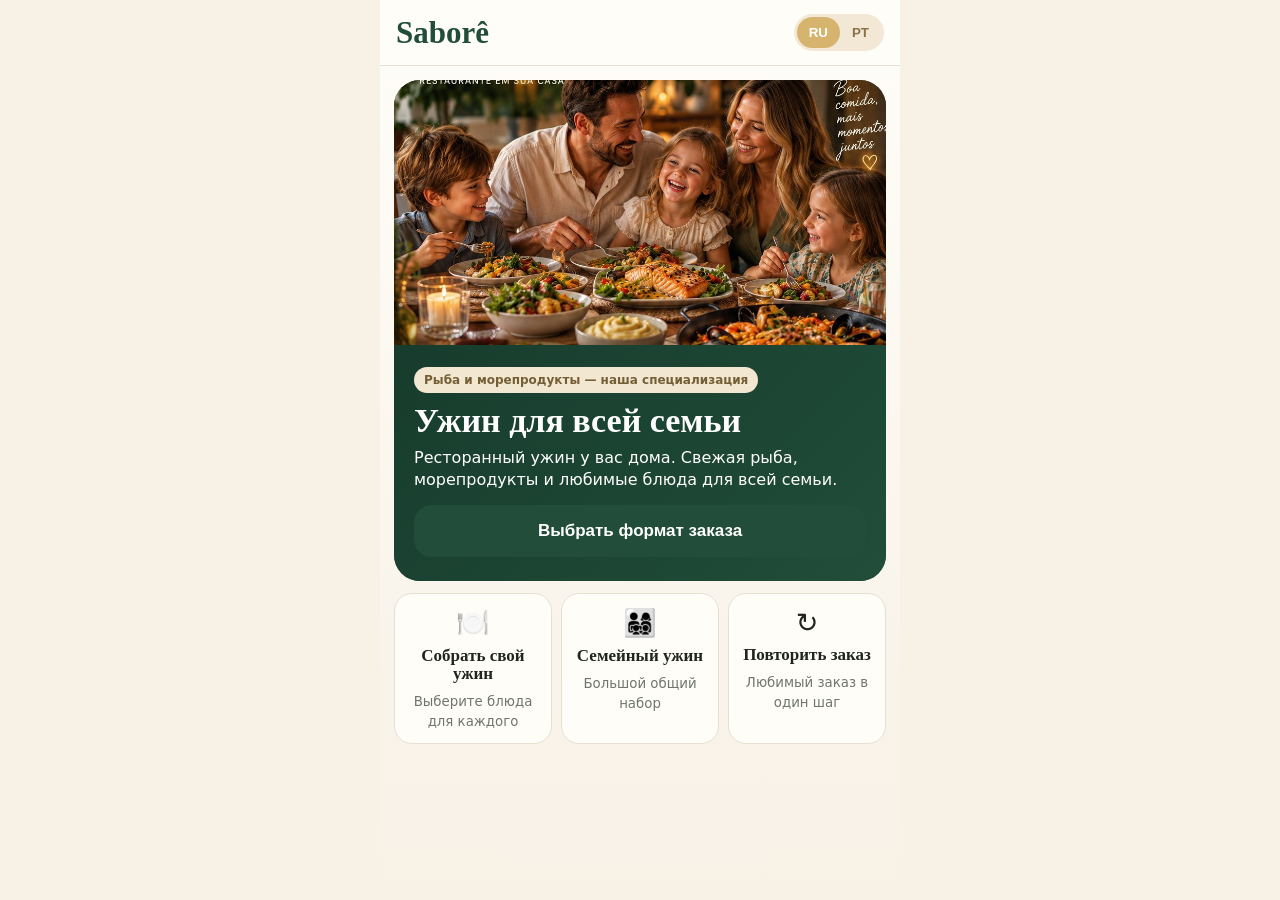
<file: index.html>
<!doctype html><html lang="ru"><head><meta charset="utf-8"><meta name="viewport" content="width=device-width,initial-scale=1,viewport-fit=cover"><title>Saborê</title><script src="https://telegram.org/js/telegram-web-app.js"></script><style>
:root{--g:#214d3a;--g2:#173b2c;--c:#f7f1e6;--gold:#d7b46e;--t:#20251f;--m:#70756f;--card:#fffdf8;--line:#e8dfd1}*{box-sizing:border-box}body{margin:0;background:var(--c);font-family:Inter,system-ui,-apple-system,Segoe UI,Roboto,sans-serif;color:var(--t)}.app{max-width:520px;margin:auto;min-height:100vh;background:linear-gradient(#fffdf8,var(--c))}.top{position:sticky;top:0;z-index:10;display:flex;justify-content:space-between;align-items:center;padding:14px 16px;background:#fffdf8ee;border-bottom:1px solid var(--line);backdrop-filter:blur(10px)}.brand{font:700 31px Georgia,serif;color:var(--g)}.lang{background:#f2e8d5;border-radius:30px;padding:3px}.lang button{border:0;background:transparent;padding:8px 12px;border-radius:22px;font-weight:800;color:#8a7042}.lang button.on{background:var(--gold);color:#fff}main{padding:14px 14px 110px}.screen{display:none}.screen.on{display:block}.hero{border-radius:26px;overflow:hidden;background:#213d2f}.hero img{width:100%;height:265px;object-fit:cover;object-position:center center;display:block}.hero:after{display:none}.heroCopy{position:static;color:white;background:linear-gradient(135deg,#173c2d,#214d3a);padding:22px 20px 24px}.hero h1{font-family:Georgia,serif;font-size:34px;line-height:1.05;margin:0 0 8px}.hero p{margin:0 0 14px;line-height:1.4}.pill{display:inline-block;background:#f2e7d0;color:#745e35;padding:6px 10px;border-radius:99px;font-size:12px;font-weight:800;margin-bottom:10px}.cta{width:100%;border:0;background:var(--g);color:#fff;border-radius:18px;padding:16px;font-size:17px;font-weight:800}.modes{display:grid;grid-template-columns:repeat(3,1fr);gap:9px;margin-top:12px}.mode{background:var(--card);border:1px solid var(--line);border-radius:18px;padding:13px 9px;text-align:center;min-height:145px}.mode .ico{font-size:27px}.mode b{display:block;font:700 17px/1.05 Georgia,serif;margin:8px 0}.mode small{color:var(--m);line-height:1.25}.back{border:0;background:none;color:var(--g);font-size:32px;padding:0}.title{font:700 31px Georgia,serif;color:var(--g);margin:6px 0}.sub{color:var(--m);margin:0 0 18px}.counter{display:flex;justify-content:space-between;align-items:center;padding:16px;background:var(--card);border:1px solid var(--line);border-radius:18px;margin-bottom:12px}.step{display:flex;align-items:center;gap:12px}.round{width:36px;height:36px;border:0;border-radius:50%;font-size:22px;background:var(--g);color:white}.round.gray{background:#eee7dc;color:var(--g)}.notice{padding:14px;background:#efe8d8;border-radius:16px;color:#646252}.progress{display:flex;gap:6px;margin:4px 0 16px}.progress i{height:6px;flex:1;border-radius:10px;background:#e6dccb}.progress i.on{background:var(--g)}.person{font-weight:800;color:#735d34;margin-bottom:8px}.grid{display:grid;grid-template-columns:1fr;gap:13px}.grid.two{grid-template-columns:1fr 1fr}.card{background:var(--card);border:1px solid var(--line);border-radius:20px;overflow:hidden;position:relative}.card.sel{outline:3px solid var(--gold)}.card img{width:100%;height:200px;object-fit:cover;display:block}.grid.two .card img{height:150px}.card .b{padding:12px}.card h3{margin:0 0 4px;font-size:18px}.card p{margin:0;color:var(--m);font-size:13px;line-height:1.35}.plus{position:absolute;right:10px;top:10px;width:38px;height:38px;border:0;border-radius:50%;background:var(--g);color:white;font-size:24px}.summary,.delivery,.pay{background:var(--card);border:1px solid var(--line);border-radius:18px;padding:14px;margin-bottom:10px}.summaryRow{display:flex;align-items:center;gap:12px}.summaryRow img{width:68px;height:68px;border-radius:14px;object-fit:cover}.delivery,.pay{display:flex;align-items:center;gap:12px;font-weight:800}.pay{justify-content:space-between}.bottom{position:fixed;left:50%;transform:translateX(-50%);bottom:0;width:min(520px,100%);padding:11px 14px calc(11px + env(safe-area-inset-bottom));background:#f7f1e6f5;border-top:1px solid var(--line);z-index:20}.hide{display:none!important}input,textarea{width:100%;border:1px solid var(--line);background:white;border-radius:15px;padding:14px;font:inherit;margin-top:9px}.success{text-align:center;padding:35px 12px}.check{width:88px;height:88px;border-radius:50%;background:#4da967;color:#fff;display:grid;place-items:center;font-size:52px;margin:20px auto}
</style></head><body><div class="app"><header class="top"><div class="brand">Saborê</div><div class="lang"><button id="ru" class="on">RU</button><button id="pt">PT</button></div></header><main>
<section id="home" class="screen on"><div class="hero"><img src="hero.jpg?v=5"><div class="heroCopy"><div class="pill" data-k="special">Рыба и морепродукты — наша специализация</div><h1 data-k="hero">Ужин для всей семьи</h1><p data-k="herosub">Ресторанный ужин у вас дома. Свежая рыба, морепродукты и любимые блюда для всей семьи.</p><button class="cta" onclick="go('people')" data-k="format">Выбрать формат заказа</button></div></div><div class="modes"><div class="mode" onclick="go('people')"><div class="ico">🍽️</div><b data-k="build">Собрать свой ужин</b><small data-k="buildsub">Выберите блюда для каждого</small></div><div class="mode" onclick="go('family')"><div class="ico">👨‍👩‍👧‍👦</div><b data-k="family">Семейный ужин</b><small data-k="familysub">Большой общий набор</small></div><div class="mode" onclick="alert(tr('repeatsoon'))"><div class="ico">↻</div><b data-k="repeat">Повторить заказ</b><small data-k="repeatsub">Любимый заказ в один шаг</small></div></div></section>
<section id="people" class="screen"><button class="back" onclick="go('home')">‹</button><h2 class="title" data-k="whom">Для кого собираем ужин?</h2><p class="sub" data-k="whomsub">Укажите количество взрослых и детей.</p><div class="counter"><b>👤 <span data-k="adults">Взрослые</span></b><div class="step"><button class="round gray" onclick="adj('a',-1)">−</button><strong id="an">2</strong><button class="round" onclick="adj('a',1)">+</button></div></div><div class="counter"><b>🧒 <span data-k="kids">Дети</span></b><div class="step"><button class="round gray" onclick="adj('k',-1)">−</button><strong id="kn">0</strong><button class="round" onclick="adj('k',1)">+</button></div></div><div class="notice" data-k="kidnotice">Для детей откроется отдельное упрощённое меню.</div></section>
<section id="mains" class="screen"><button class="back" onclick="go('people')">‹</button><div class="progress"><i class="on"></i><i></i><i></i></div><div class="person" id="plabel"></div><h2 class="title" data-k="main">Выберите основное</h2><div id="maingrid" class="grid"></div></section>
<section id="kidsmenu" class="screen"><button class="back" onclick="go('people')">‹</button><div class="progress"><i class="on"></i><i></i><i></i></div><div class="person" id="klabel"></div><h2 class="title" data-k="kidmenu">Детское меню</h2><p class="sub" data-k="kidmenusub">Простые и понятные блюда для ребёнка.</p><div id="kidgrid" class="grid"></div></section>
<section id="sides" class="screen"><button class="back" onclick="go('mains')">‹</button><div class="progress"><i class="on"></i><i class="on"></i><i></i></div><h2 class="title" data-k="side">Выберите гарнир</h2><div id="sidegrid" class="grid two"></div></section>
<section id="salads" class="screen"><button class="back" onclick="go('sides')">‹</button><div class="progress"><i class="on"></i><i class="on"></i><i class="on"></i></div><h2 class="title" data-k="salad">Добавить салат?</h2><div id="saladgrid" class="grid"></div></section>
<section id="cart" class="screen"><button class="back" onclick="go('salads')">‹</button><h2 class="title" data-k="order">Ваш заказ</h2><div id="cartlist"></div><div class="summary" style="display:flex;justify-content:space-between"><b data-k="total">Итого</b><b>R$ 0,00</b></div></section>
<section id="delivery" class="screen"><button class="back" onclick="go('cart')">‹</button><h2 class="title" data-k="where">Куда доставить?</h2><div class="delivery" onclick="geo()">📍 <span data-k="location">Моё местоположение</span></div><div class="delivery" onclick="alert(tr('maplater'))">🗺️ <span data-k="map">Выбрать на карте</span></div><div class="delivery">⌨️ <span data-k="manual">Ввести адрес</span></div><input id="addr" placeholder="Улица, дом, квартира"><textarea id="comment" rows="4" placeholder="Комментарий для курьера"></textarea></section>
<section id="payment" class="screen"><button class="back" onclick="go('delivery')">‹</button><h2 class="title" data-k="payment">Способ оплаты</h2><div class="pay" onclick="pay(this,'PIX')"><b>PIX</b><span>○</span></div><div class="pay" onclick="pay(this,'Card')"><b data-k="card">Карта</b><span>○</span></div><div class="pay" onclick="pay(this,'Cash')"><b data-k="cash">Наличные</b><span>○</span></div></section>
<section id="family" class="screen"><button class="back" onclick="go('home')">‹</button><h2 class="title" data-k="family">Семейный ужин</h2><p class="sub" data-k="familysize">Выберите размер семьи</p><div class="notice" data-k="familysetsub">Один общий набор на всю семью</div><div class="grid two"><div class="mode" onclick="startFam(2)"><b>2</b><small data-k="people">человека</small></div><div class="mode" onclick="startFam(4)"><b>3–4</b><small data-k="people">человека</small></div><div class="mode" onclick="startFam(6)"><b>5–6</b><small data-k="people">человек</small></div><div class="mode" onclick="startFam(8)"><b>7+</b><small data-k="people">человек</small></div></div></section>
<section id="success" class="screen"><div class="success"><div class="check">✓</div><h2 class="title" data-k="accepted">Заказ принят!</h2><p class="sub" data-k="acceptedsub">Спасибо! Мы уже получили ваш заказ.</p><div class="summary"><b data-k="ordernum">Номер заказа</b><br>#1287<br><br><b data-k="status">Статус</b><br><span data-k="processing">В обработке</span></div><button class="cta" onclick="go('home')" data-k="home">Вернуться на главную</button></div></section>
</main><div class="bottom" id="bottom"><button class="cta" id="nextbtn" onclick="next()" data-k="continue">Продолжить</button></div></div>
<script>
const tg=window.Telegram?.WebApp;if(tg){tg.ready();tg.expand()}let L='ru',A=2,K=0,idx=0,S=[],PM='',MODE='individual',FS=0;const T={ru:{special:'Рыба и морепродукты — наша специализация',hero:'Ужин для всей семьи',herosub:'Ресторанный ужин у вас дома. Свежая рыба, морепродукты и любимые блюда для всей семьи.',format:'Выбрать формат заказа',build:'Собрать свой ужин',buildsub:'Выберите блюда для каждого',family:'Семейный ужин',familysub:'Большой общий набор',repeat:'Повторить заказ',repeatsub:'Любимый заказ в один шаг',repeatsoon:'Повтор заказа подключим после запуска истории заказов.',whom:'Для кого собираем ужин?',whomsub:'Укажите количество взрослых и детей.',adults:'Взрослые',kids:'Дети',kidnotice:'Для детей откроется отдельное упрощённое меню.',main:'Выберите основное',kidmenu:'Детское меню',kidmenusub:'Простые и понятные блюда для ребёнка.',side:'Выберите гарнир',salad:'Добавить салат?',order:'Ваш заказ',total:'Итого',where:'Куда доставить?',location:'Моё местоположение',map:'Выбрать на карте',manual:'Ввести адрес',payment:'Способ оплаты',card:'Карта',cash:'Наличные',accepted:'Заказ принят!',acceptedsub:'Спасибо! Мы уже получили ваш заказ.',ordernum:'Номер заказа',status:'Статус',processing:'В обработке',home:'Вернуться на главную',continue:'Продолжить',familysize:'Выберите размер семьи',people:'человек',familyset:'Семейный набор',familysetsub:'Один общий набор на всю семью',noside:'Гарнир не требуется',maplater:'Google-карту подключим на техническом этапе.',adult:'Взрослый',child:'Ребёнок'},pt:{special:'Peixes e frutos do mar são nossa especialidade',hero:'Jantar para toda a família',herosub:'Experiência de restaurante na sua casa. Peixes, frutos do mar e pratos para toda a família.',format:'Escolher formato do pedido',build:'Monte seu jantar',buildsub:'Escolha os pratos de cada pessoa',family:'Jantar em família',familysub:'Uma porção grande para todos',repeat:'Repetir pedido',repeatsub:'Seu pedido favorito em um toque',repeatsoon:'A repetição será ativada com o histórico de pedidos.',whom:'Para quem vamos montar o jantar?',whomsub:'Informe o número de adultos e crianças.',adults:'Adultos',kids:'Crianças',kidnotice:'Para crianças abriremos um menu simplificado.',main:'Escolha o prato principal',kidmenu:'Menu infantil',kidmenusub:'Pratos simples e gostosos para crianças.',side:'Escolha o acompanhamento',salad:'Adicionar salada?',order:'Seu pedido',total:'Total',where:'Onde entregar?',location:'Minha localização',map:'Escolher no mapa',manual:'Digitar endereço',payment:'Forma de pagamento',card:'Cartão',cash:'Dinheiro',accepted:'Pedido recebido!',acceptedsub:'Obrigado! Já recebemos o seu pedido.',ordernum:'Número do pedido',status:'Status',processing:'Em processamento',home:'Voltar ao início',continue:'Continuar',familysize:'Escolha o tamanho da família',people:'pessoas',familyset:'Kit família',familysetsub:'Um único conjunto para toda a família',noside:'Não precisa de acompanhamento',maplater:'O Google Maps será conectado na etapa técnica.',adult:'Adulto',child:'Criança'}};const M=[['salmon','Сёмга в соусе маракуйя','Salmão ao molho de maracujá','salmon.jpg?v=5','Нежное филе с кисло-сладким соусом маракуйя.','Filé macio com molho agridoce de maracujá.'],['lasagna','Лазанья с креветками','Lasanha de camarão','lasagna.jpg?v=5','Сливочная лазанья с креветками и сырной корочкой.','Lasanha cremosa de camarão com queijo gratinado.'],['paella','Паэлья с морепродуктами','Paella de frutos do mar','paella.jpg?v=5','Ароматный рис с креветками, мидиями и морепродуктами.','Arroz aromático com camarões, mexilhões e frutos do mar.'],['pumpkin','Креветки в тыкве','Camarão na moranga','pumpkin.jpg?v=5','Креветки в нежном сливочном соусе.','Camarões em molho cremoso servidos na moranga.'],['mignon','Филе-миньон','Filé mignon','mignon.jpg?v=5','Сочное и нежное говяжье филе.','Filé bovino macio e suculento.'],['chicken','Куриная грудка на гриле','Peito de frango grelhado','chicken.jpg?v=5','Нежное куриное филе с золотистой корочкой.','Filé de frango grelhado e dourado.'],['merluza','Филе мерлузы','Filé de merluza','merluza.jpg?v=5','Нежное филе белой рыбы.','Filé de peixe branco, leve e macio.']].map(x=>({id:x[0],ru:x[1],pt:x[2],img:x[3],dru:x[4],dpt:x[5]}));const KM=[M[5],M[6],M[1]],SD=[['rice','Белый рис','Arroz branco','rice.jpg?v=5'],['spaghetti','Спагетти','Espaguete','spaghetti.jpg?v=5'],['puree','Картофельное пюре','Purê de batata','puree.jpg?v=5'],['potato','Картофельные дольки','Batatas douradas com ervas','potatoes.jpg?v=5']].map(x=>({id:x[0],ru:x[1],pt:x[2],img:x[3]})),SA=[['none','Без салата','Sem salada','salad_veg.jpg?v=5'],['veg','Свежий овощной салат','Salada fresca de legumes','salad_veg.jpg?v=5'],['palmito','Салат с пальмито','Salada de palmito','salad_palmito.jpg?v=5']].map(x=>({id:x[0],ru:x[1],pt:x[2],img:x[3]}));function tr(k){return T[L][k]||k}function setL(l){L=l;ru.classList.toggle('on',l==='ru');pt.classList.toggle('on',l==='pt');document.querySelectorAll('[data-k]').forEach(e=>e.textContent=tr(e.dataset.k));render()}ru.onclick=()=>setL('ru');pt.onclick=()=>setL('pt');function go(id){document.querySelectorAll('.screen').forEach(s=>s.classList.remove('on'));document.getElementById(id).classList.add('on');bottom.classList.toggle('hide',!['people','mains','kidsmenu','sides','salads','cart','delivery','payment','family'].includes(id));nextbtn.textContent=id==='cart'?(L==='ru'?'Перейти к доставке':'Ir para entrega'):tr('continue');scrollTo(0,0)}function adj(t,d){if(t==='a')A=Math.max(0,Math.min(10,A+d));else K=Math.max(0,Math.min(10,K+d));an.textContent=A;kn.textContent=K}function kid(){return MODE==='individual'&&idx>=A}function cur(){let i=MODE==='family'?0:idx;if(!S[i])S[i]={main:null,side:null,salad:null};return S[i]}function cards(list,el,kind){el.innerHTML=list.map(x=>{let ns=kind==='main'&&(x.id==='paella'||x.id==='lasagna');return `<div class="card ${cur()[kind]===x.id?'sel':''}" onclick="pick('${kind}','${x.id}')"><img src="${x.img}"><button class="plus">+</button><div class="b"><h3>${x[L]}</h3>${x['d'+L]?`<p>${x['d'+L]}</p>`:''}${ns?`<p style="margin-top:6px;font-weight:800;color:var(--green)">${tr('noside')}</p>`:''}</div></div>`}).join('')}function render(){plabel.textContent=MODE==='family'?tr('familyset'):`${kid()?tr('child'):tr('adult')} ${kid()?idx-A+1:idx+1}`;klabel.textContent=plabel.textContent;cards(M,maingrid,'main');cards(KM,kidgrid,'main');cards(SD,sidegrid,'side');cards(SA,saladgrid,'salad');if(MODE==='family'){let s=S[0]||{},m=M.find(x=>x.id===s.main),d=SD.find(x=>x.id===s.side),a=SA.find(x=>x.id===s.salad);cartlist.innerHTML=m?`<div class="summary"><b>${tr('familyset')} · ${FS===8?'7+':FS}</b><div class="summaryRow"><img src="${m.img}"><div>${m[L]}<br><span style="color:#777">${d?d[L]:''}${a?' · '+a[L]:''}</span></div></div></div>`:''}else{cartlist.innerHTML=S.map((s,i)=>{let m=M.find(x=>x.id===s.main),d=SD.find(x=>x.id===s.side),a=SA.find(x=>x.id===s.salad);if(!m)return'';return `<div class="summary"><b>${i<A?tr('adult'):tr('child')} ${i<A?i+1:i-A+1}</b><div class="summaryRow"><img src="${m.img}"><div>${m[L]}<br><span style="color:#777">${d?d[L]:''}${a?' · '+a[L]:''}</span></div></div></div>`}).join('')}}function pick(k,id){cur()[k]=id;render();if(k==='main'){if(id==='paella'||id==='lasagna'){cur().side=null;go('salads')}else go('sides')}else if(k==='side')go('salads');else advance()}function advance(){if(MODE==='family'){go('cart');render();return}let total=A+K;if(idx<total-1){idx++;go(kid()?'kidsmenu':'mains');render()}else{go('cart');render()}}function next(){let id=document.querySelector('.screen.on').id;if(id==='people'){MODE='individual';FS=0;idx=0;S=[];if(A+K===0)return;go(kid()?'kidsmenu':'mains');render()}else if(id==='mains'||id==='kidsmenu'){if(cur().main)go('sides')}else if(id==='sides'){if(cur().side)go('salads')}else if(id==='salads'){if(cur().salad)advance()}else if(id==='cart')go('delivery');else if(id==='delivery')go('payment');else if(id==='payment')submit();else if(id==='family')return}function pay(el,v){PM=v;document.querySelectorAll('.pay').forEach(x=>x.style.outline='none');el.style.outline='3px solid var(--gold)'}function submit(){let data={mode:MODE,familySize:FS,adults:A,kids:K,selections:S,address:addr.value,comment:comment.value,payment:PM};try{tg?.sendData(JSON.stringify(data))}catch(e){}go('success')}function geo(){navigator.geolocation?.getCurrentPosition(p=>addr.value=`${p.coords.latitude.toFixed(6)}, ${p.coords.longitude.toFixed(6)}`)}function startFam(n){MODE='family';FS=n;A=0;K=0;idx=0;S=[{main:null,side:null,salad:null}];go('mains');render()}setL('ru');go('home');
</script></body></html>
</file>
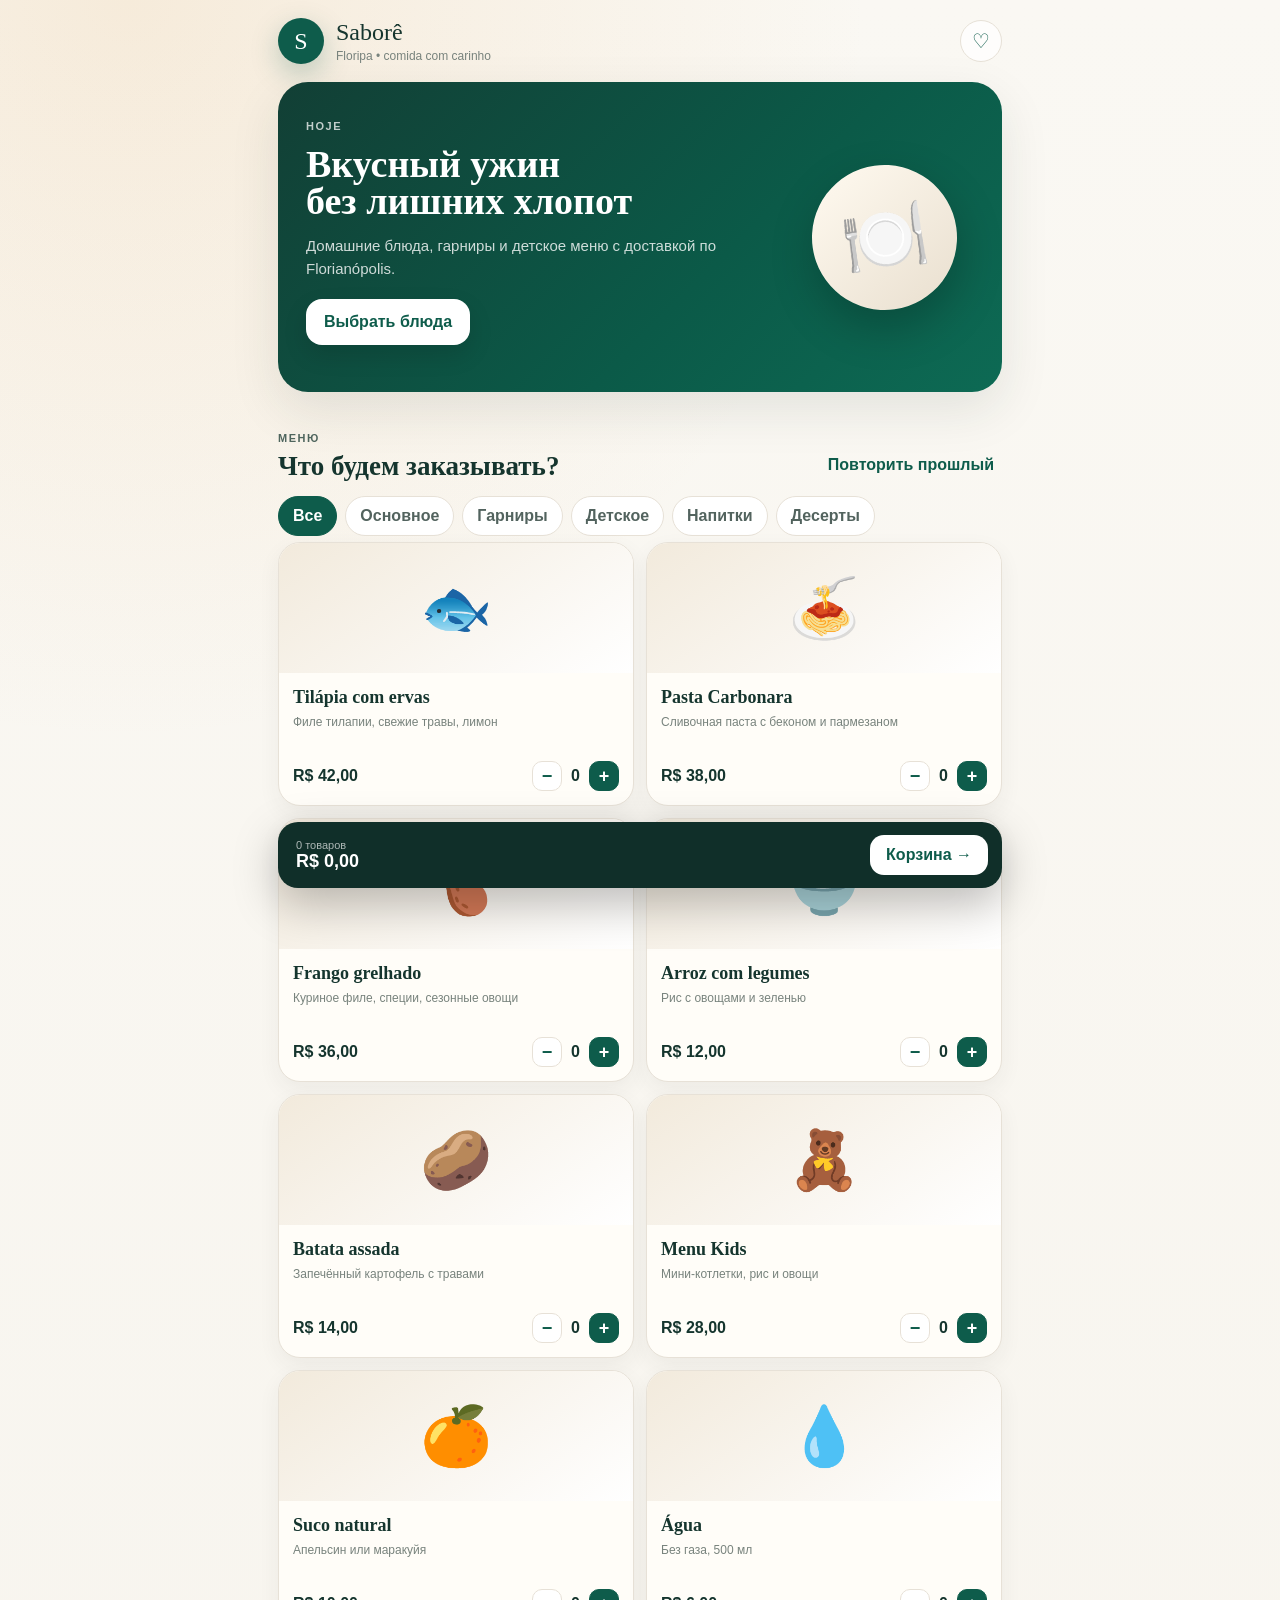
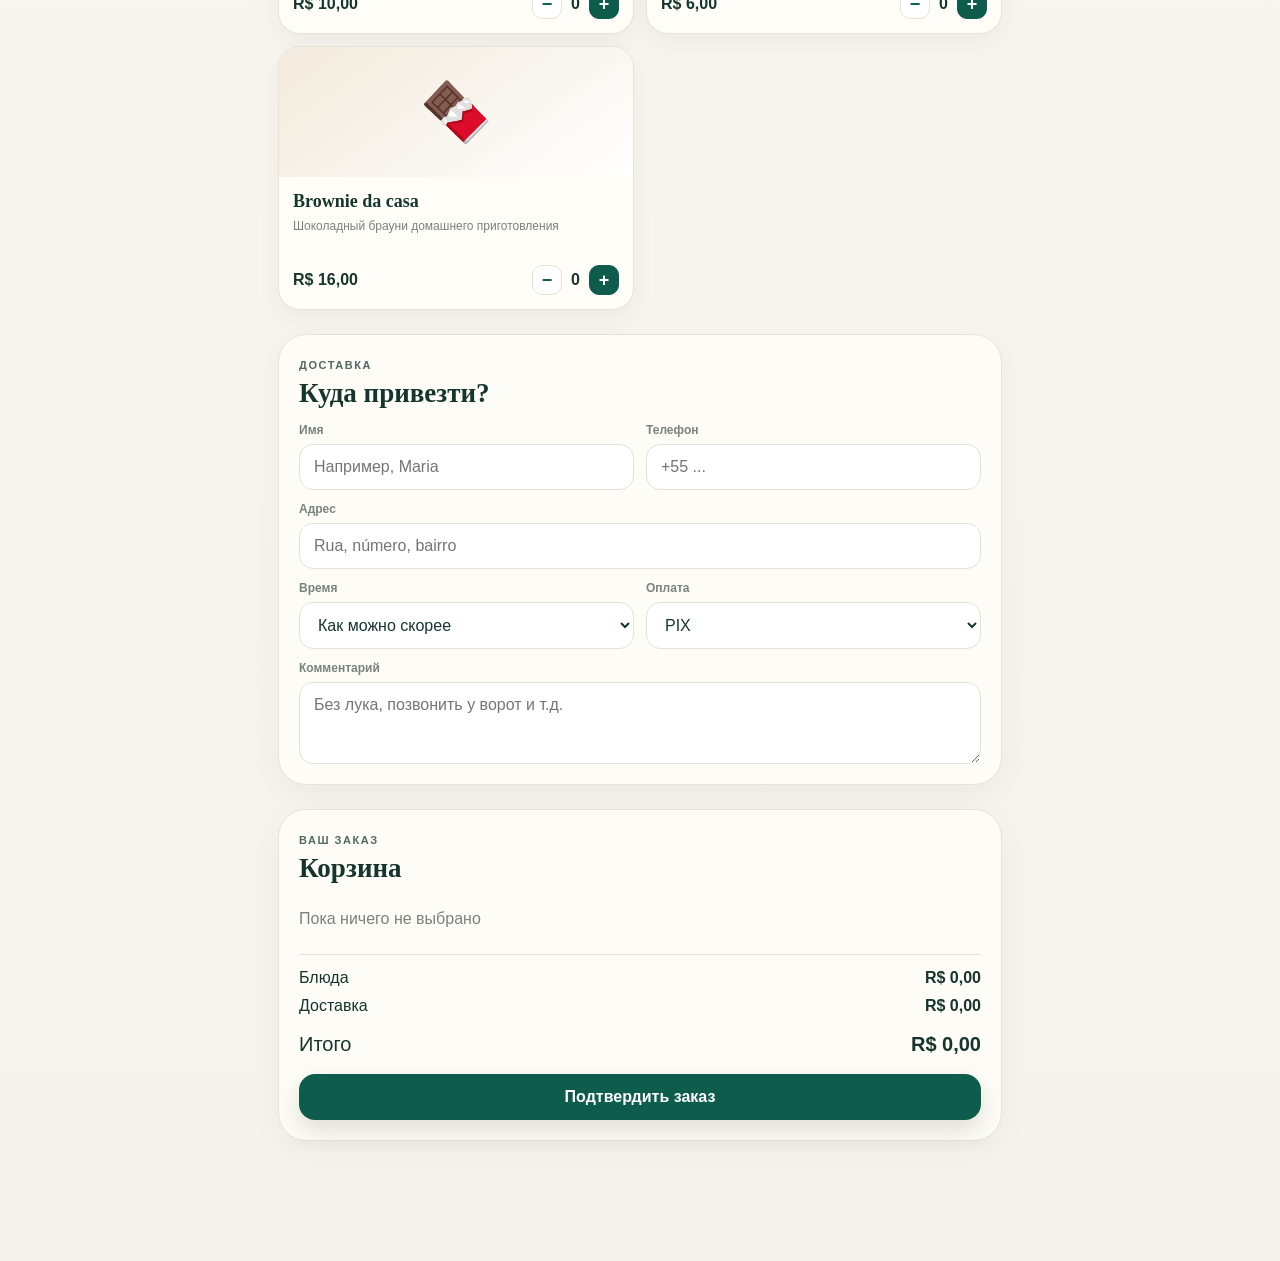
<file: index-2.html>
<!doctype html>
<html lang="ru">
<head>
  <meta charset="utf-8" />
  <meta name="viewport" content="width=device-width, initial-scale=1, maximum-scale=1, viewport-fit=cover" />
  <title>Saborê • Telegram Mini App</title>
  <script src="https://telegram.org/js/telegram-web-app.js"></script>
  <style>

:root{--bg:#f6f3ec;--card:#fffdf8;--ink:#15352e;--muted:#78837d;--line:#e7e1d7;--brand:#0e5c4b;--shadow:0 18px 50px rgba(33,50,43,.10)}
*{box-sizing:border-box}html{scroll-behavior:smooth}
body{margin:0;background:radial-gradient(circle at 10% 0%,rgba(228,176,106,.18),transparent 24%),linear-gradient(180deg,#faf8f3 0%,var(--bg) 100%);color:var(--ink);font-family:Inter,ui-sans-serif,-apple-system,BlinkMacSystemFont,"Segoe UI",sans-serif}
button,input,select,textarea{font:inherit}button{cursor:pointer}.app-shell{max-width:760px;margin:0 auto;padding:0 18px 120px}.hero{padding:18px 0 12px}.topline{display:flex;justify-content:space-between;align-items:center;margin-bottom:18px}.brand{display:flex;gap:12px;align-items:center}.logo{width:46px;height:46px;border-radius:50%;display:grid;place-items:center;background:var(--brand);color:#fff;font-family:Georgia,serif;font-size:24px;box-shadow:0 10px 28px rgba(14,92,75,.25)}.brand-name{font-family:Georgia,serif;font-size:24px;line-height:1}.brand-sub{font-size:12px;color:var(--muted);margin-top:5px}.icon-btn{width:42px;height:42px;border:1px solid var(--line);border-radius:50%;background:rgba(255,255,255,.76);color:var(--brand);font-size:20px}
.hero-card{overflow:hidden;display:grid;grid-template-columns:1.35fr .65fr;min-height:310px;border-radius:30px;background:linear-gradient(135deg,#123f35,#0b5a48 60%,#0d6a54);color:#fff;box-shadow:var(--shadow);position:relative}.hero-copy{padding:34px 20px 30px 28px;z-index:2}.eyebrow{display:inline-block;letter-spacing:.14em;font-size:11px;font-weight:800;opacity:.74}.hero h1{font-family:Georgia,serif;font-size:38px;line-height:.98;margin:12px 0 14px}.hero p{max-width:420px;color:rgba(255,255,255,.8);font-size:15px;line-height:1.5}.hero-visual{display:grid;place-items:center}.plate{width:145px;height:145px;border-radius:50%;display:grid;place-items:center;font-size:70px;background:linear-gradient(145deg,#fffaf0,#e9dfcf);box-shadow:0 18px 45px rgba(0,0,0,.22);transform:rotate(-8deg)}.primary{border:none;border-radius:16px;background:#fff;color:var(--brand);padding:14px 18px;font-weight:800;box-shadow:0 10px 24px rgba(0,0,0,.12)}.hero-cta{margin-top:4px}
.section{margin-top:24px}.section-head{display:flex;align-items:flex-end;justify-content:space-between;gap:12px;margin-bottom:14px}.section h2{font-family:Georgia,serif;font-size:27px;margin:5px 0 0}.text-btn{border:0;background:none;color:var(--brand);font-weight:800;padding:8px}.chips{display:flex;gap:8px;overflow:auto;padding-bottom:6px;scrollbar-width:none}.chips::-webkit-scrollbar{display:none}.chip{white-space:nowrap;border:1px solid var(--line);background:#fff;border-radius:999px;padding:10px 14px;color:#52635e;font-weight:700}.chip.active{background:var(--brand);color:#fff;border-color:var(--brand)}
.product-grid{display:grid;grid-template-columns:repeat(2,minmax(0,1fr));gap:12px}.product-card{border:1px solid var(--line);background:var(--card);border-radius:22px;overflow:hidden;box-shadow:0 8px 22px rgba(47,58,51,.06)}.product-img{height:130px;display:grid;place-items:center;font-size:58px;background:linear-gradient(145deg,#f2eadc,#fff)}.product-info{padding:14px}.product-title{font-family:Georgia,serif;font-size:18px;margin:0 0 6px}.product-desc{font-size:12px;color:var(--muted);line-height:1.45;min-height:35px}.product-bottom{display:flex;align-items:center;justify-content:space-between;margin-top:12px}.price{font-weight:900}.qty{display:flex;align-items:center;gap:9px}.qty button{width:30px;height:30px;border-radius:10px;border:1px solid var(--line);background:#fff;color:var(--brand);font-size:18px;font-weight:900}.qty button.plus{background:var(--brand);color:#fff;border-color:var(--brand)}
.soft-card,.summary-card{background:rgba(255,253,248,.9);border:1px solid var(--line);border-radius:28px;padding:20px;box-shadow:0 10px 30px rgba(39,51,46,.05)}.form-grid{display:grid;grid-template-columns:1fr 1fr;gap:12px}.field{display:flex;flex-direction:column;gap:7px}.field.full{grid-column:1/-1}.field span{font-size:12px;color:var(--muted);font-weight:800}.field input,.field select,.field textarea{width:100%;border:1px solid var(--line);border-radius:14px;background:#fff;padding:13px 14px;color:var(--ink);outline:none}.cart-list{display:flex;flex-direction:column;gap:10px;margin:14px 0}.cart-row{display:flex;justify-content:space-between;gap:16px;padding:12px 0;border-bottom:1px dashed var(--line)}.cart-row small{color:var(--muted)}.empty{color:var(--muted);padding:12px 0}.totals{display:flex;flex-direction:column;gap:10px;border-top:1px solid var(--line);padding-top:14px}.totals>div{display:flex;justify-content:space-between}.totals .grand{font-size:20px;padding-top:8px}.checkout-btn{width:100%;margin-top:18px;background:var(--brand);color:#fff}
.bottom-cart{position:fixed;left:50%;bottom:max(12px,env(safe-area-inset-bottom));transform:translateX(-50%);width:min(724px,calc(100% - 28px));display:flex;align-items:center;justify-content:space-between;background:#102f29;color:#fff;border-radius:20px;padding:13px 14px 13px 18px;box-shadow:0 16px 45px rgba(0,0,0,.25);z-index:30}.bottom-cart small{display:block;color:rgba(255,255,255,.66);font-size:11px}.bottom-cart strong{font-size:18px}.bottom-cart button{border:0;border-radius:14px;background:#fff;color:var(--brand);padding:11px 16px;font-weight:900}.toast{position:fixed;top:18px;left:50%;transform:translate(-50%,-20px);background:#173e35;color:#fff;padding:12px 16px;border-radius:14px;opacity:0;pointer-events:none;transition:.25s;z-index:100;box-shadow:var(--shadow)}.toast.show{opacity:1;transform:translate(-50%,0)}
@media(max-width:560px){.app-shell{padding-left:12px;padding-right:12px}.hero-card{grid-template-columns:1fr;min-height:0}.hero-visual{display:none}.hero h1{font-size:34px}.form-grid{grid-template-columns:1fr}.field.full{grid-column:auto}}
@media(max-width:390px){.product-grid{grid-template-columns:1fr}}

</style>
</head>
<body>
  <div class="app-shell">
    <header class="hero">
      <div class="topline">
        <div class="brand">
          <div class="logo">S</div>
          <div>
            <div class="brand-name">Saborê</div>
            <div class="brand-sub">Floripa • comida com carinho</div>
          </div>
        </div>
        <button class="icon-btn" aria-label="Избранное">♡</button>
      </div>

      <div class="hero-card">
        <div class="hero-copy">
          <span class="eyebrow">HOJE</span>
          <h1>Вкусный ужин<br>без лишних хлопот</h1>
          <p>Домашние блюда, гарниры и детское меню с доставкой по Florianópolis.</p>
          <button class="primary hero-cta" data-scroll="#menu">Выбрать блюда</button>
        </div>
        <div class="hero-visual"><div class="plate">🍽️</div></div>
      </div>
    </header>

    <main>
      <section class="section" id="menu">
        <div class="section-head">
          <div><span class="eyebrow">МЕНЮ</span><h2>Что будем заказывать?</h2></div>
          <button class="text-btn" id="repeatBtn">Повторить прошлый</button>
        </div>
        <div class="chips" id="categoryChips"></div>
        <div class="product-grid" id="productGrid"></div>
      </section>

      <section class="section soft-card">
        <div class="section-head">
          <div><span class="eyebrow">ДОСТАВКА</span><h2>Куда привезти?</h2></div>
        </div>
        <div class="form-grid">
          <label class="field"><span>Имя</span><input id="nameInput" placeholder="Например, Maria" /></label>
          <label class="field"><span>Телефон</span><input id="phoneInput" placeholder="+55 ..." inputmode="tel" /></label>
          <label class="field full"><span>Адрес</span><input id="addressInput" placeholder="Rua, número, bairro" /></label>
          <label class="field"><span>Время</span>
            <select id="timeInput">
              <option>Как можно скорее</option><option>18:00–19:00</option><option>19:00–20:00</option><option>20:00–21:00</option>
            </select>
          </label>
          <label class="field"><span>Оплата</span>
            <select id="paymentInput"><option>PIX</option><option>Карта при доставке</option><option>Наличные</option></select>
          </label>
          <label class="field full"><span>Комментарий</span><textarea id="commentInput" rows="3" placeholder="Без лука, позвонить у ворот и т.д."></textarea></label>
        </div>
      </section>

      <section class="section summary-card">
        <div><span class="eyebrow">ВАШ ЗАКАЗ</span><h2>Корзина</h2></div>
        <div id="cartList" class="cart-list"><div class="empty">Пока ничего не выбрано</div></div>
        <div class="totals">
          <div><span>Блюда</span><strong id="subtotal">R$ 0,00</strong></div>
          <div><span>Доставка</span><strong id="delivery">R$ 10,00</strong></div>
          <div class="grand"><span>Итого</span><strong id="total">R$ 0,00</strong></div>
        </div>
        <button class="primary checkout-btn" id="checkoutBtn">Подтвердить заказ</button>
      </section>
    </main>

    <div class="bottom-cart">
      <div><small id="bottomCount">0 товаров</small><strong id="bottomTotal">R$ 0,00</strong></div>
      <button id="openCartBtn">Корзина →</button>
    </div>
  </div>
  <div class="toast" id="toast"></div>
  <script>

const tg = window.Telegram?.WebApp;
if (tg) { tg.ready(); tg.expand(); try{tg.setHeaderColor('#f6f3ec')}catch(e){} try{tg.setBackgroundColor('#f6f3ec')}catch(e){} }

const products = [
{id:'tilapia',cat:'Основное',name:'Tilápia com ervas',desc:'Филе тилапии, свежие травы, лимон',price:42,emoji:'🐟'},
{id:'carbonara',cat:'Основное',name:'Pasta Carbonara',desc:'Сливочная паста с беконом и пармезаном',price:38,emoji:'🍝'},
{id:'frango',cat:'Основное',name:'Frango grelhado',desc:'Куриное филе, специи, сезонные овощи',price:36,emoji:'🍗'},
{id:'arroz',cat:'Гарниры',name:'Arroz com legumes',desc:'Рис с овощами и зеленью',price:12,emoji:'🍚'},
{id:'batata',cat:'Гарниры',name:'Batata assada',desc:'Запечённый картофель с травами',price:14,emoji:'🥔'},
{id:'kids',cat:'Детское',name:'Menu Kids',desc:'Мини-котлетки, рис и овощи',price:28,emoji:'🧸'},
{id:'suco',cat:'Напитки',name:'Suco natural',desc:'Апельсин или маракуйя',price:10,emoji:'🍊'},
{id:'agua',cat:'Напитки',name:'Água',desc:'Без газа, 500 мл',price:6,emoji:'💧'},
{id:'brownie',cat:'Десерты',name:'Brownie da casa',desc:'Шоколадный брауни домашнего приготовления',price:16,emoji:'🍫'}
];
const categories=['Все',...new Set(products.map(p=>p.cat))], cart={}; let activeCategory='Все'; const deliveryFee=10;
const money=n=>`R$ ${n.toFixed(2).replace('.',',')}`;

function renderCategories(){
 const el=document.getElementById('categoryChips');
 el.innerHTML=categories.map(c=>`<button class="chip ${c===activeCategory?'active':''}" data-cat="${c}">${c}</button>`).join('');
 el.querySelectorAll('.chip').forEach(btn=>btn.onclick=()=>{activeCategory=btn.dataset.cat;renderCategories();renderProducts()});
}
function renderProducts(){
 const items=activeCategory==='Все'?products:products.filter(p=>p.cat===activeCategory);
 const el=document.getElementById('productGrid');
 el.innerHTML=items.map(p=>{const q=cart[p.id]||0; return `<article class="product-card"><div class="product-img">${p.emoji}</div><div class="product-info"><h3 class="product-title">${p.name}</h3><div class="product-desc">${p.desc}</div><div class="product-bottom"><span class="price">${money(p.price)}</span><div class="qty"><button data-id="${p.id}" data-delta="-1">−</button><strong>${q}</strong><button class="plus" data-id="${p.id}" data-delta="1">+</button></div></div></div></article>`}).join('');
 el.querySelectorAll('.qty button').forEach(btn=>btn.onclick=()=>{const id=btn.dataset.id,delta=Number(btn.dataset.delta);cart[id]=Math.max(0,(cart[id]||0)+delta);if(!cart[id])delete cart[id];try{tg?.HapticFeedback?.impactOccurred('light')}catch(e){}renderProducts();renderCart()});
}
function renderCart(){
 const entries=Object.entries(cart), cartList=document.getElementById('cartList');
 const subtotal=entries.reduce((s,[id,q])=>s+products.find(p=>p.id===id).price*q,0);
 const count=entries.reduce((s,[,q])=>s+q,0);
 cartList.innerHTML=entries.length?entries.map(([id,q])=>{const p=products.find(x=>x.id===id);return `<div class="cart-row"><div><strong>${p.name}</strong><br><small>${q} × ${money(p.price)}</small></div><strong>${money(p.price*q)}</strong></div>`}).join(''):'<div class="empty">Пока ничего не выбрано</div>';
 document.getElementById('subtotal').textContent=money(subtotal);
 document.getElementById('delivery').textContent=money(entries.length?deliveryFee:0);
 document.getElementById('total').textContent=money(subtotal+(entries.length?deliveryFee:0));
 document.getElementById('bottomCount').textContent=`${count} товаров`;
 document.getElementById('bottomTotal').textContent=money(subtotal);
}
function showToast(text){const t=document.getElementById('toast');t.textContent=text;t.classList.add('show');setTimeout(()=>t.classList.remove('show'),2200)}
function getOrder(){
 const items=Object.entries(cart).map(([id,qty])=>{const p=products.find(x=>x.id===id);return{id,name:p.name,qty,price:p.price,total:p.price*qty}});
 const subtotal=items.reduce((s,x)=>s+x.total,0);
 return {customer:{name:document.getElementById('nameInput').value.trim(),phone:document.getElementById('phoneInput').value.trim(),telegram_user:tg?.initDataUnsafe?.user||null},delivery:{address:document.getElementById('addressInput').value.trim(),time:document.getElementById('timeInput').value,payment:document.getElementById('paymentInput').value,comment:document.getElementById('commentInput').value.trim()},items,subtotal,delivery_fee:items.length?deliveryFee:0,total:subtotal+(items.length?deliveryFee:0)};
}
document.getElementById('checkoutBtn').onclick=()=>{const order=getOrder();if(!order.items.length){showToast('Добавьте хотя бы одно блюдо');return}if(!order.customer.name||!order.delivery.address){showToast('Укажите имя и адрес доставки');return}const payload=JSON.stringify({type:'new_order',order});if(tg?.sendData){try{tg.sendData(payload)}catch(e){}}try{tg?.HapticFeedback?.notificationOccurred('success')}catch(e){}showToast(`Заказ на ${money(order.total)} готов к отправке`)};
document.getElementById('openCartBtn').onclick=()=>document.querySelector('.summary-card').scrollIntoView({behavior:'smooth'});
document.getElementById('repeatBtn').onclick=()=>{Object.assign(cart,{tilapia:2,arroz:2,suco:2});renderProducts();renderCart();showToast('Прошлый заказ добавлен')};
document.querySelectorAll('[data-scroll]').forEach(b=>b.onclick=()=>document.querySelector(b.dataset.scroll).scrollIntoView({behavior:'smooth'}));
const user=tg?.initDataUnsafe?.user;if(user?.first_name)document.getElementById('nameInput').value=user.first_name;
renderCategories();renderProducts();renderCart();

</script>
</body>
</html>
</file>
